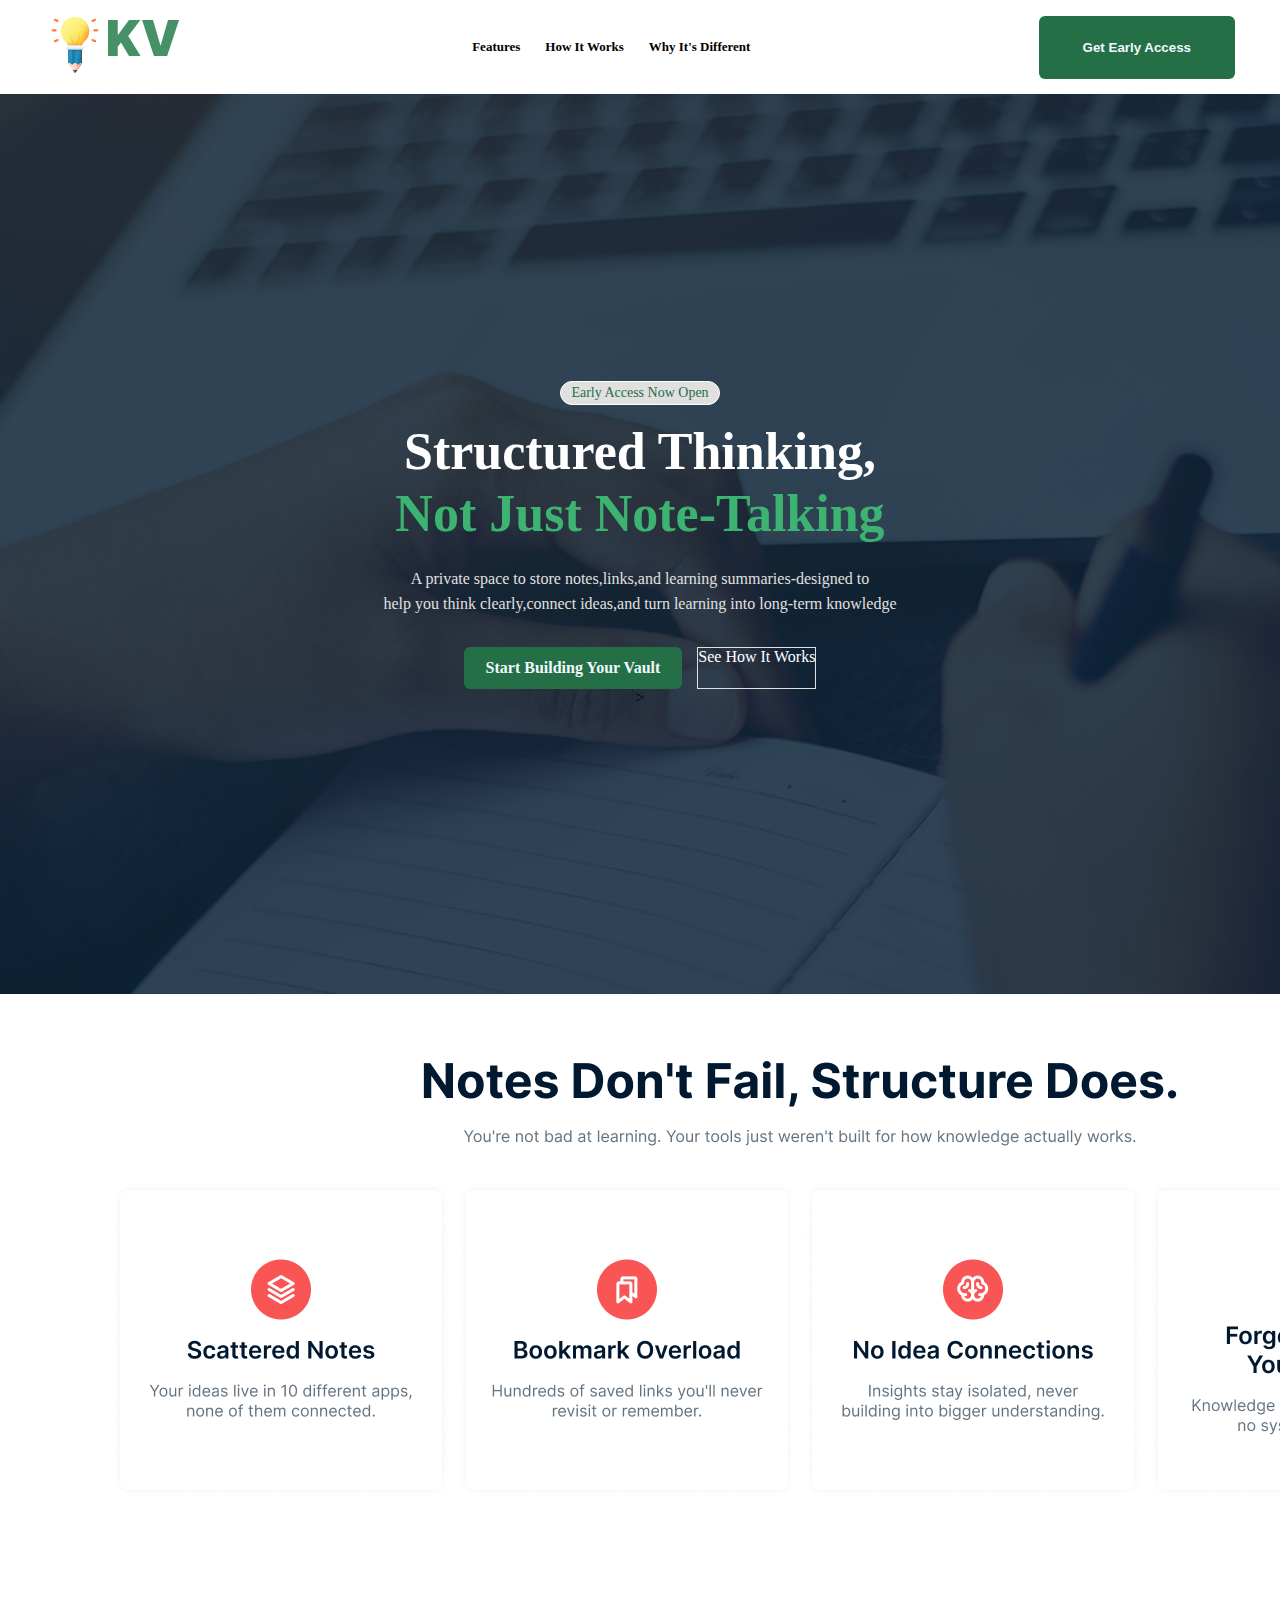
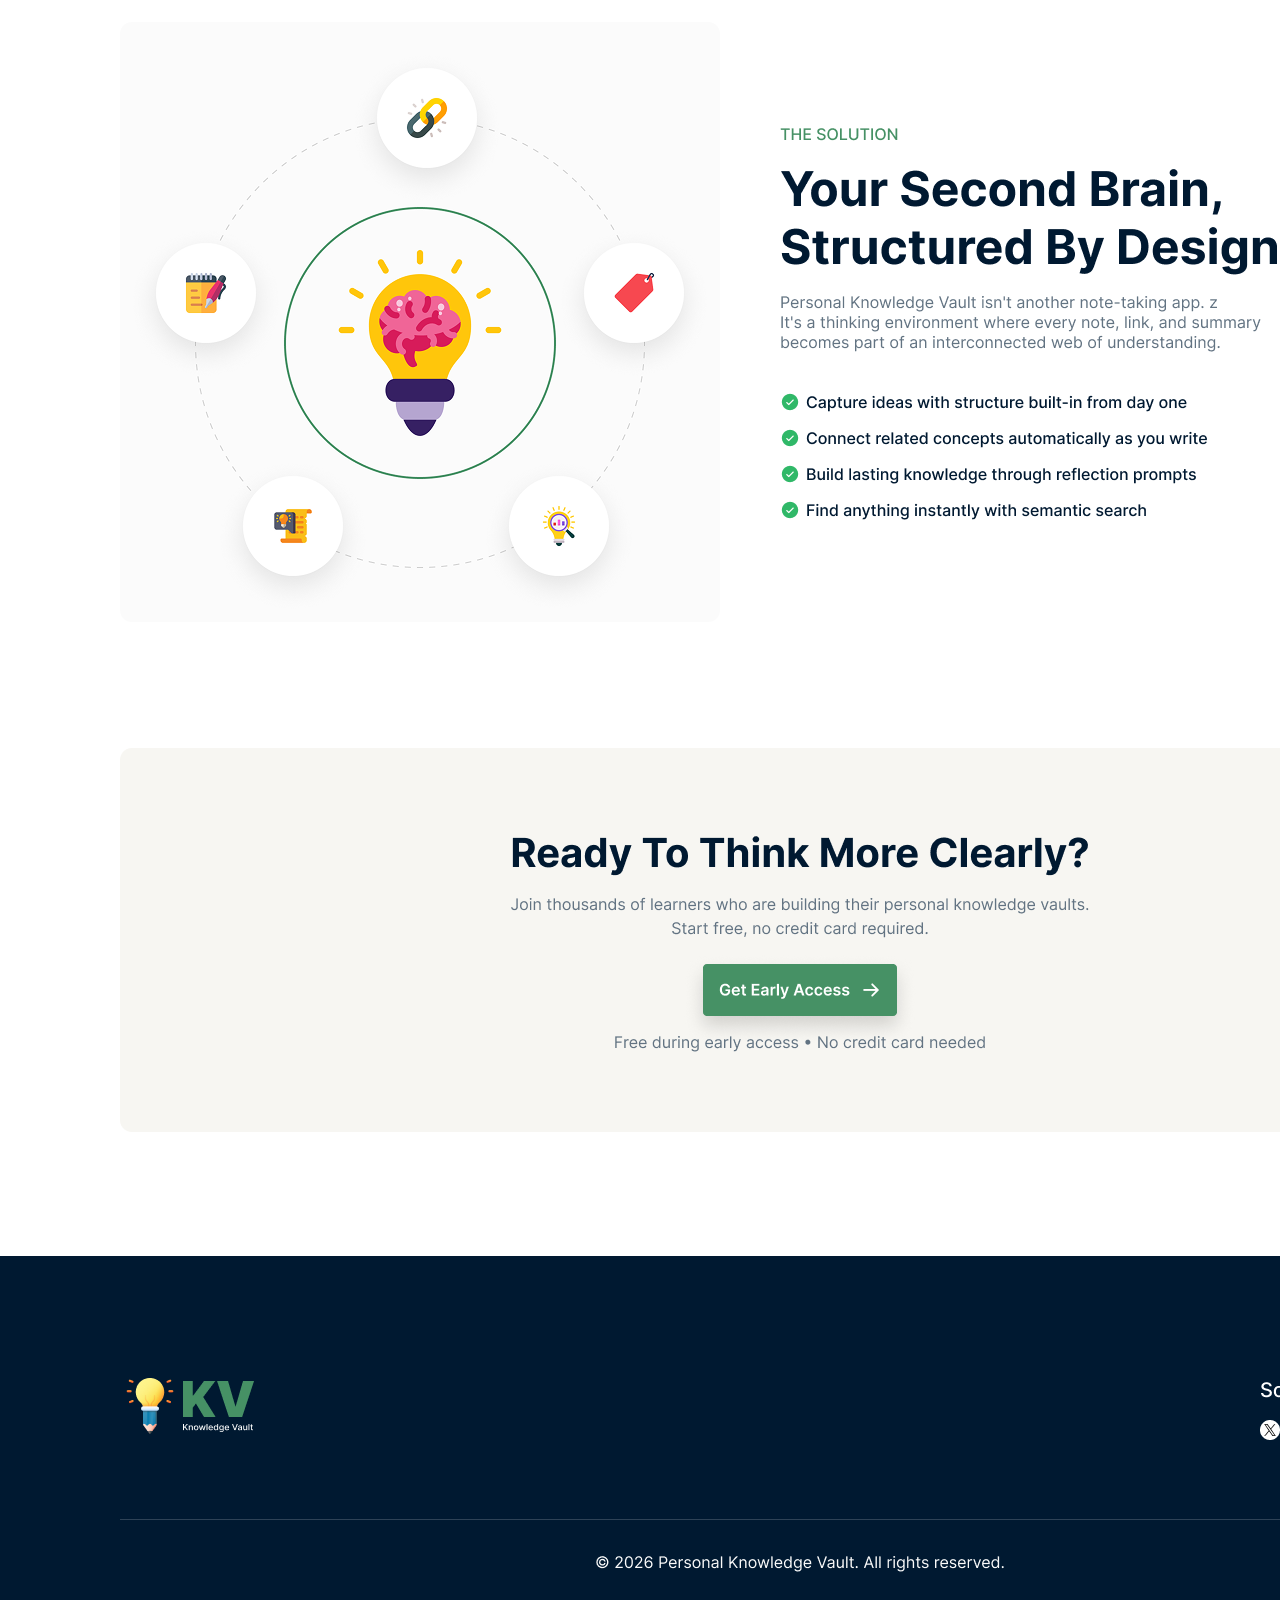
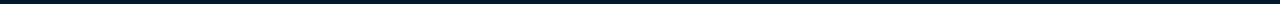
<file: index.html>
<!DOCTYPE html>
<html lang="en">
<head>
    <meta charset="UTF-8">
    <meta name="viewport" content="width=device-width, initial-scale=1.0">
    <title>My Portfolio Design</title>
    <link rel="stylesheet" href="styles/portfolio.css">
    <link rel="stylesheet" href="assets/ArrowRight.png">
    
</head>
<body>
  <header>

<nav class="navbar">

    <div class="logo">
        <img src="assets/logo-footer.png" alt="">
        </div>
<ul class="nav-info">
    <li><a href="">Features</a></li>
    <li><a href="">How It Works</a></li>
    <li><a href="">Why It's Different</a></li>
    
</ul>
<div class="nav-btn">
    <button class="nav-btn">Get Early Access</button>

</div>


</nav>
</nav>
<section id="banner">
    <div class="banner-content">
        <span class="badge">Early Access Now Open</span>
        <h1>
            Structured Thinking,<br>
            <span>Not Just Note-Talking</span>
        </h1>
        <p>A private space to store notes,links,and learning summaries-designed to <br>help you think clearly,connect ideas,and turn learning into long-term knowledge</p>
        <div class="hero-button">
            <a href="" class="nav-btn">Start Building Your Vault</a>
            <a href="" class="btn-outline">See How It Works</a>
            
        </div>
        

    >
    


</section>
<section id="skills">
    <div class="skills-container">
        
            <div class="skill-card">
                <img src="Sections/Notes Section.png" alt="">
            </div>
        </div>


    </div>
    <section class="box">
        <div class="box-path">
            <img src="Sections/Second Brain Section.png" alt="">

        </div>
    </section>
    <section class="boxing">
<div class="part">
    <img src="Sections/Early Access Section.png" alt="">

</div>

    </section>
    <section class="last">
        <div class="lasting">
            <img src="Sections/Footer.png" alt="">
        </div>
    </section>


</section>







    </header>


</body>
</html>
</file>
<file: styles/portfolio.css>
*{
margin: 0;
padding: 0;
}
.nav-info{
    list-style: none;
    display: flex;
    gap: 25px;
    font-size: small;
    font-weight: bolder;
}
.navbar{
display: flex;
align-items: center;
justify-content: space-between;
padding: 15px 45px;
}
.nav-info li a{
    text-decoration: none;
    color:#000000
}
/* button */
.nav-btn{
text-decoration: none;
background-color: #256f46;
color: aliceblue;
border-radius: 4px;
border: none;
padding: 5px 3px;
cursor: pointer;
font-weight: 600;
}

.badge{
    display: inline-block;
    padding: 3px 10px;
    border: 1px solid #ffffff;
    border-radius: 999px;
    font-size: 14px;
    color: #256f46;
    background-color: #e0e0e0;
    margin-bottom: 16px;
}
/* banner section*/

#banner p{
    font-size: 16px;
    line-height: 1.6;
    margin-bottom: 30px;
    color: #e0e0e0;
}
#banner h1 span{
    color: #3cb371;
}
#banner h1{
    font-size: 52px;
    line-height: 1.2;
    margin-bottom: 20px;
    color: #ffffff;
}
.hero-button{
    display: flex;
    gap: 15px;
    justify-content: center;
}
.nav-btn{
    text-decoration: none;
    padding: 12px 22px;
    border-radius: 6px;
    font-weight: 600;
}
.btn-outline{
    border: 1px solid #e0e0e0;
    color: #ffffff;
    text-decoration: none;
    
}
#banner{
    min-height: 100vh;
    background-image: url(../assets/hero-bg.png);
    background-size: cover;
    background-position: center;
    align-items: center;
    display: flex;
    justify-content: center;
    text-align: center;

}
</file>
